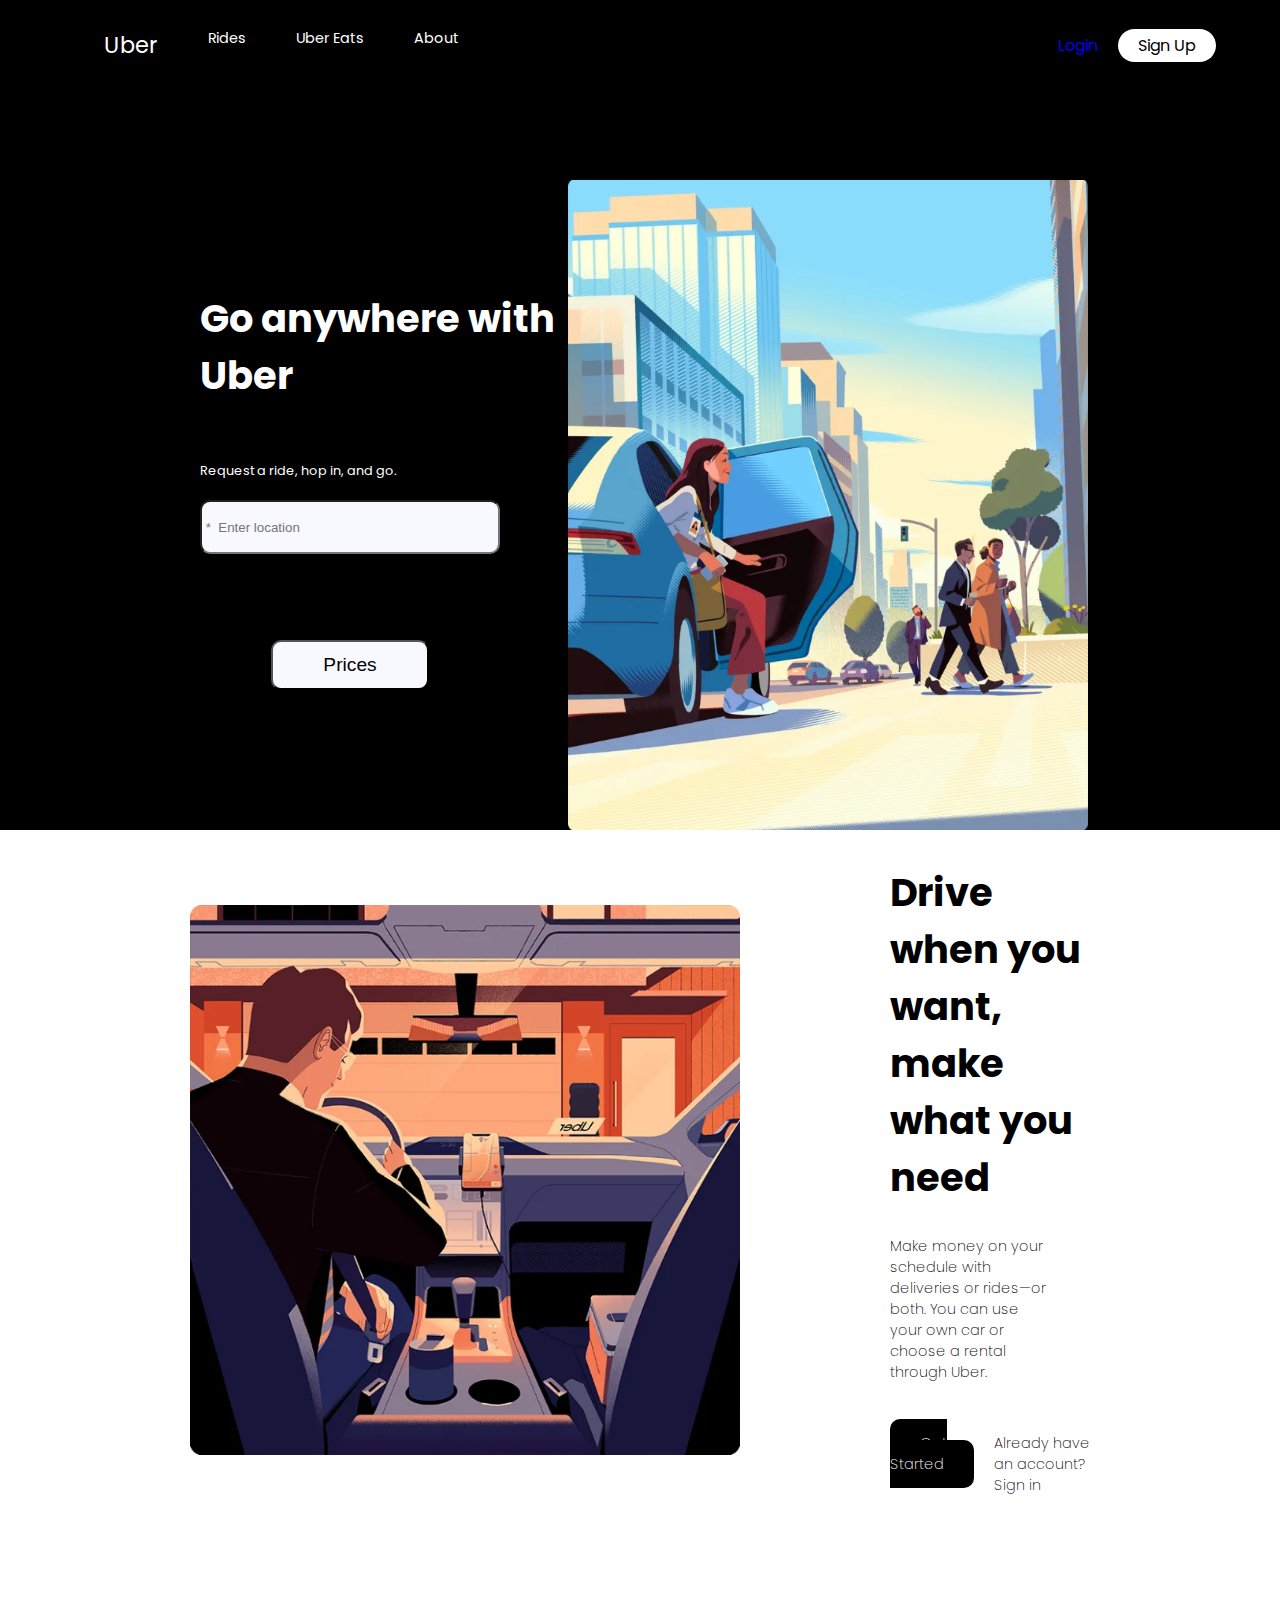
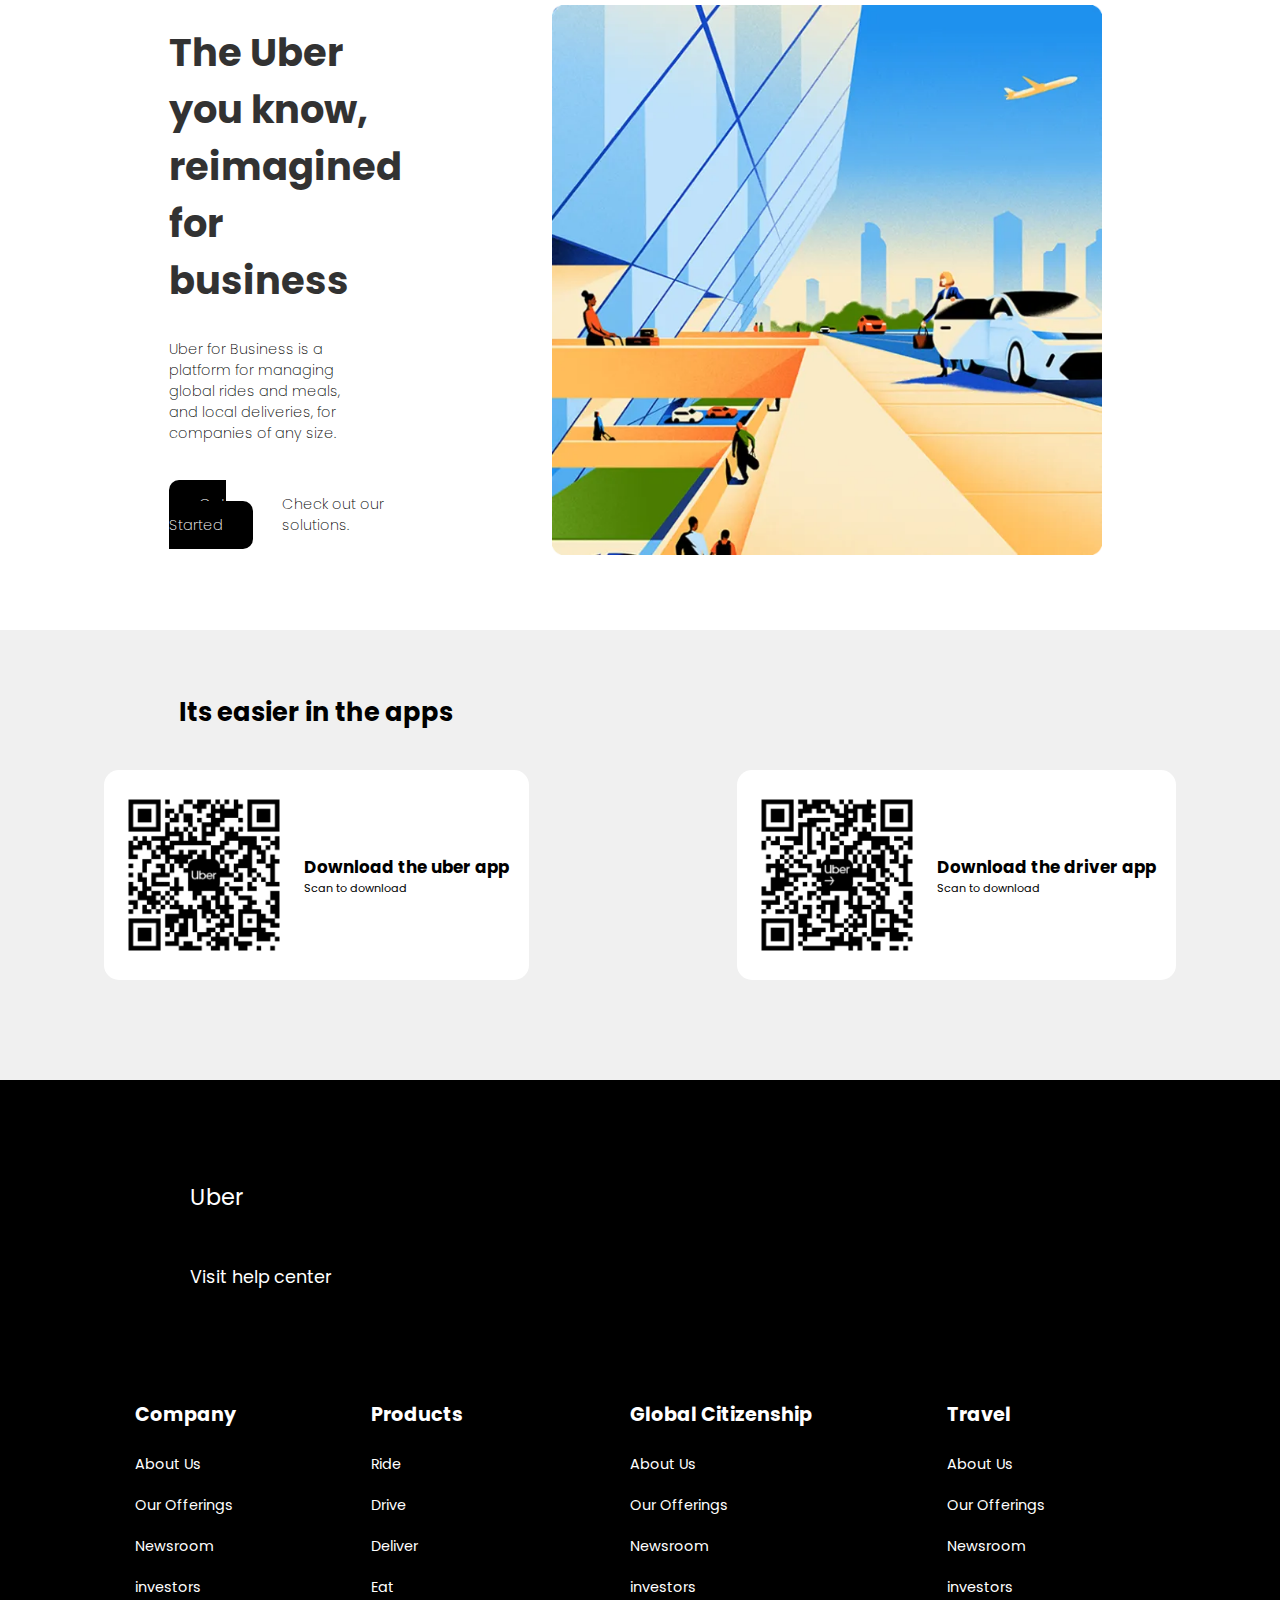
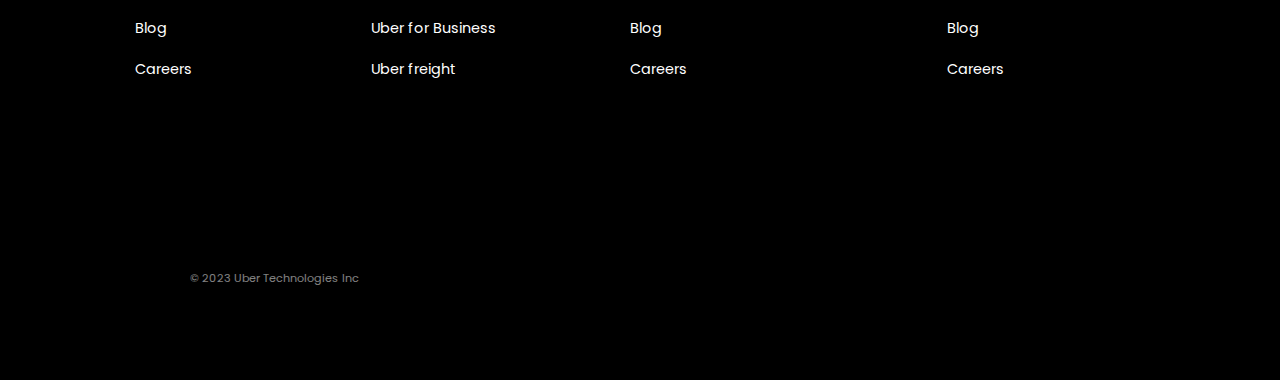
<file: newproject/index.html>
<!DOCTYPE html>
<html>
<head>
	<meta charset="utf-8">
	<meta name="viewport" content="width=device-width, initial-scale=1">
	<title>New page</title>
	<link
			href="https://fonts.googleapis.com/css?family=Poppins:400,500&display=swap"
			rel="stylesheet"
		/>
		<link rel="stylesheet" href="https://cdnjs.cloudflare.com/ajax/libs/font-awesome/6.4.2/css/all.min.css" integrity="sha512-z3gLpd7yknf1YoNbCzqRKc4qyor8gaKU1qmn+CShxbuBusANI9QpRohGBreCFkKxLhei6S9CQXFEbbKuqLg0DA==" crossorigin="anonymous" referrerpolicy="no-referrer" />
	<link rel="stylesheet" type="text/css" href="styles.css">
</head>
<body>
	<div class="container">
		<header class="header">
			<div class="logo">
				<p class="main-logo">Uber</p>
				<p class="other-links">Rides</p>
				<p class="other-links">Uber Eats</p>
				<p class="other-links">About</p>
			</div>
	<div class="cta">
		<p class="cta-link-one"><a href="#">Login</a></p>
		<p class="cta-link-two"><a href="#">Sign Up</a></p>
	</div>
</header>
<main>
	<section class="left-side">
		<h1>Go anywhere with Uber</h1>
		<p>Request a ride, hop in, and go.</p>
		<input id="location" type="text" placeholder=" *  Enter location">
		<button class="price">Prices</button>
		<img src="./img/Ride-with-Uber.webp" alt="">
	</section>
</main>
	</div>
	<div class="container-2 flex">
		<img src="./img/earner-illustra.webp" alt="">
		<div class="text-container">
		<h1>Drive when you want, make what you need</h1>
		<p class="text-1">Make money on your schedule with deliveries or rides—or both. You can use your own car or choose a rental through Uber.</p>
		<div class="flex-1">
		<p class="cta-link-three"><a href="#">Get Started</a></p>
		<p class="text-2"><a href="#">Already have an account? Sign in</a></p>
		</div>
		</div>
	</div>
	<div class="container-3 flex">
		<div class="text-container-2">
		<h1>The Uber you know, reimagined for business</h1>
		<p class="text-1_">Uber for Business is a platform for managing global rides and meals, and local deliveries, for companies of any size.</p>
		<div class="flex-1_">
		<p class="cta-link-three_"><a href="#">Get Started</a></p>
		<p class="text-2_"><a href="#">Check out our solutions.</a></p>
		</div>
		</div>
		<img src="./img/u4b-square.webp" alt="">
	</div>
	<div class="over-footer">
		<h1>Its easier in the apps</h1>
		<div class="qrcode">
			<img src="./img/qr-code-1.webp" alt="">
			<div class="qrcode-text">
			<h2>Download the uber app</h2>
			<p>Scan to download</p>
			</div>
		</div>
		<div class="qrcode-2">
			<img src="./img/qr-code-2.webp" alt="">
			<div class="qrcode-text">
				<h2>Download the driver app</h2>
				<p>Scan to download</p>
			</div>
		</div>
	</div>

	<footer>
		<div class="footer-heading">
		<p class="uber"><a href="#">Uber</a></p>
		<p class="help-center"><a href="#">Visit help center</a></p>
		</div>
		<div class="flex-footer">
		<div class="flex-item-1">
		<h2>Company</h2>
		<p><a href="#">About Us</a></p>
		<p><a href="#">Our Offerings</a></p>
		<p><a href="#">Newsroom</a></p>
		<p><a href="#">investors</a></p>
		<p><a href="#">Blog</a></p>
		<p><a href="#">Careers</a></p>
		</div>
		<div class="flex-item-2">
			<h2>Products</h2>
			<p><a href="#">Ride</a></p>
			<p><a href="#">Drive</a></p>
			<p><a href="#">Deliver</a></p>
			<p><a href="#">Eat</a></p>
			<p><a href="#">Uber for Business</a></p>
			<p><a href="#">Uber freight</a></p>
			</div>
			<div class="flex-item-3">
				<h2>Global Citizenship</h2>
				<p><a href="#">About Us</a></p>
				<p><a href="#">Our Offerings</a></p>
				<p><a href="#">Newsroom</a></p>
				<p><a href="#">investors</a></p>
				<p><a href="#">Blog</a></p>
				<p><a href="#">Careers</a></p>
				</div>
				<div class="flex-item-4">
					<h2>Travel</h2>
					<p><a href="#">About Us</a></p>
					<p><a href="#">Our Offerings</a></p>
					<p><a href="#">Newsroom</a></p>
					<p><a href="#">investors</a></p>
					<p><a href="#">Blog</a></p>
					<p><a href="#">Careers</a></p>
					</div>
					</div>
					<div class="socials">
						<a href="#"><i class="fa-brands fa-square-facebook fa-2xl" style="color: #0000ff;"></i></a>
						<a href="#"><i class="fa-brands fa-square-twitter fa-2xl" style="color: #0080c0;"></i></a>
						<a href="#"><i class="fa-brands fa-square-youtube fa-2xl" style="color: #f90221;"></i></a>
						<a href="#"><i class="fa-brands fa-linkedin fa-2xl" style="color: #434eaf;"></i></a>
						<a href="#"><i class="fa-brands fa-instagram fa-2xl"></i></a>
					</div>
					<div class="copyright">
						<p>© 2023 Uber Technologies Inc</p>
					</div>
	</footer>
</body>
</html>
</file>
<file: newproject/styles.css>
* {
	margin: 0;
	padding: 0;
	box-sizing: border-box;
	
}

body {
	font-size: 70%;
	font-family: 'Poppins', sans-serif;
	color: white;
}

.flex {
	display: flex;
	justify-content: center;
	align-items: center;
}

.container {
	background-color: black;
	height: 830px;
}

/* First container in the white space */

.container-2 {
	background-color: white;
	color: black;
	height: 700px;
}



.container-2 img {
	max-width: 550px;
	height: 550px;
	flex: 1;
	margin: 0 100px 0 190px;
}



.container-2 h1 {
	font-size: 3vw;
}

.text-1 {
	margin-top: 30px;
	margin-bottom: 50px;
	margin-right: 50px;
}

.text-2 a {
	text-decoration: none;
	color: black;
}

.flex-1, .flex-1_ {
	display: flex;
}

.cta-link-three a {
	background-color: black;
	color: white;
	padding: 14px 30px;
	margin-top: 300px;
	margin-right: 20px;
	border-radius: 10px;
	text-decoration: none;
}

.text-container {
	margin-right: 180px;
	margin-left: 50px;
	font-size: 0.9rem;
	font-weight: 200;
}

/* Second container in the white space */

.container-3 {
	background-color: white;
	color: black;
	height: 700px;
}

.container-3 img {
	max-width: 550px;
	height: 550px;
	
	margin: 0 190px 0 100px;
}

.container-3 h1 {
	font-size: 3vw;
	opacity: 0.8;
}

.text-1_ {
	margin-top: 30px;
	margin-bottom: 50px;
	margin-right: 50px;
}

.text-2_ a {
	text-decoration: none;
	color: black;
}

.text-container-2 {
	margin-left: 180px;
	margin-right: 50px;
	font-size: 0.9rem;
	font-weight: 200;
}

.cta-link-three_ a {
	background-color: black;
	color: white;
	padding: 14px 30px;
	margin-top: 300px;
	margin-right: 20px;
	border-radius: 10px;
	text-decoration: none;
}

/* Regarding the black space */

.header {
	display: flex;
	margin: auto;
	width: 90%;
	height: 10vh;
	align-items: center;
	justify-content: space-between;
}

.logo {
	margin-left: 40px;
}

.main-logo {
	font-weight: 400;
	font-size: 1.4rem;
}

.other-links {
	font-weight: 400;
	font-size: 0.9rem;;
}

.logo p {
	margin-right: 50px;
}

.logo, .cta {
	display: flex;
}


.cta p {
	margin-left: 20px;
	font-size: 1rem;
}

.cta a {
	text-decoration: none;
	
}

.left-side {
	padding: 200px;
	max-height: 400px;
	font-size: 1vw;
	display: grid;
	grid-template-rows: repeat(20, 50px);
	grid-template-columns: repeat(10, 1fr);
}

.left-side h1 {
	font-size: 3vw;
	grid-area: 1 / 1 / 4 / 4;
}

.left-side p {
	margin-top: 22px;
	grid-row: 4;
	grid-column: span 3;
}

#location {
	grid-row: 5;
	grid-column: 1;
	border-radius: 10px;
	margin: 10px auto;	
	padding: 0 auto;
	background-color: ghostwhite;
	color: rgb(2, 2, 5);
	font-weight: 400;
	height: 6vh;
	width: 300px;
}

.price {
	grid-row: 8;
	grid-column: 1 / 1;
	border-radius: 10px;
	margin: 0 auto;	
	padding: 0 50px;
	background-color: ghostwhite;
	color: rgb(2, 2, 5);
	font-weight: 500;
	font-size: 1.2rem;
}

.left-side img {
	position: absolute;
	top: 20%;
	right: 15%;
	height: 650px;
}

.cta-link-two a {
	background-color: white;
	color: black;
	padding: 5px 20px;
	border-radius: 20px;
}


/* Regarding the qr code space */

.over-footer {
	padding-top: 140px;
	padding-bottom: 100px;
	display: flex;
	height: 450px;
	width: 100%;
	justify-content: space-around;
	position: relative;
	background-color: #f0f0f0;
	color: black;
}

.over-footer h1 {
	position: absolute;
	top: 14%;
	left: 14%;
	color: black;
	font-size: 2vw;
}

.over-footer img {
	height: 160px;	
}

.qrcode {
	display: flex;
	border-radius: 15px;
	padding: 40px 20px;
	align-items: center;
	background-color: white;
}

.qrcode-text {
	margin-left: 20px;
}

.qrcode-2 {
	display: flex;
	border-radius: 15px;
	padding: 40px 20px;
	align-items: center;
	background-color: white;
}

/* Regarding the first footer container */

.uber {
	color: white;
	font-weight: 400;
	font-size: 1.4rem;
	padding: 100px 0 10px 190px;
	position: relative;
}

.help-center {
	color: white;
	font-size: 1.1rem;
	padding: 40px 0 10px 190px;
}

.footer-heading a {
	text-decoration: none;
	color: white;
}

footer {
	height: 900px;
	background-color: black;
}

.flex-footer {
	padding-right: 100px;
	margin-top: 100px;
	display: flex;
	width: 100%;
	justify-content: space-evenly;
	align-items: center;
}

.flex-footer a {
	text-decoration: none;
	color: white;
}

.flex-footer p {
	margin-bottom: 20px;
	font-size: 0.9rem;
}

.flex-footer h2 {
	padding-bottom: 25px;
	font-size: 1.2rem;
}

/* Regarding the socials container */

.socials {
	width: 45%;
	padding-top: 70px;
	padding-left: 100px;
	display: flex;
	justify-content: space-evenly;
}


/* Regarding the copyright statement */

.copyright {
	padding: 100px 0 10px 190px;
	opacity: 0.5;
}
</file>
